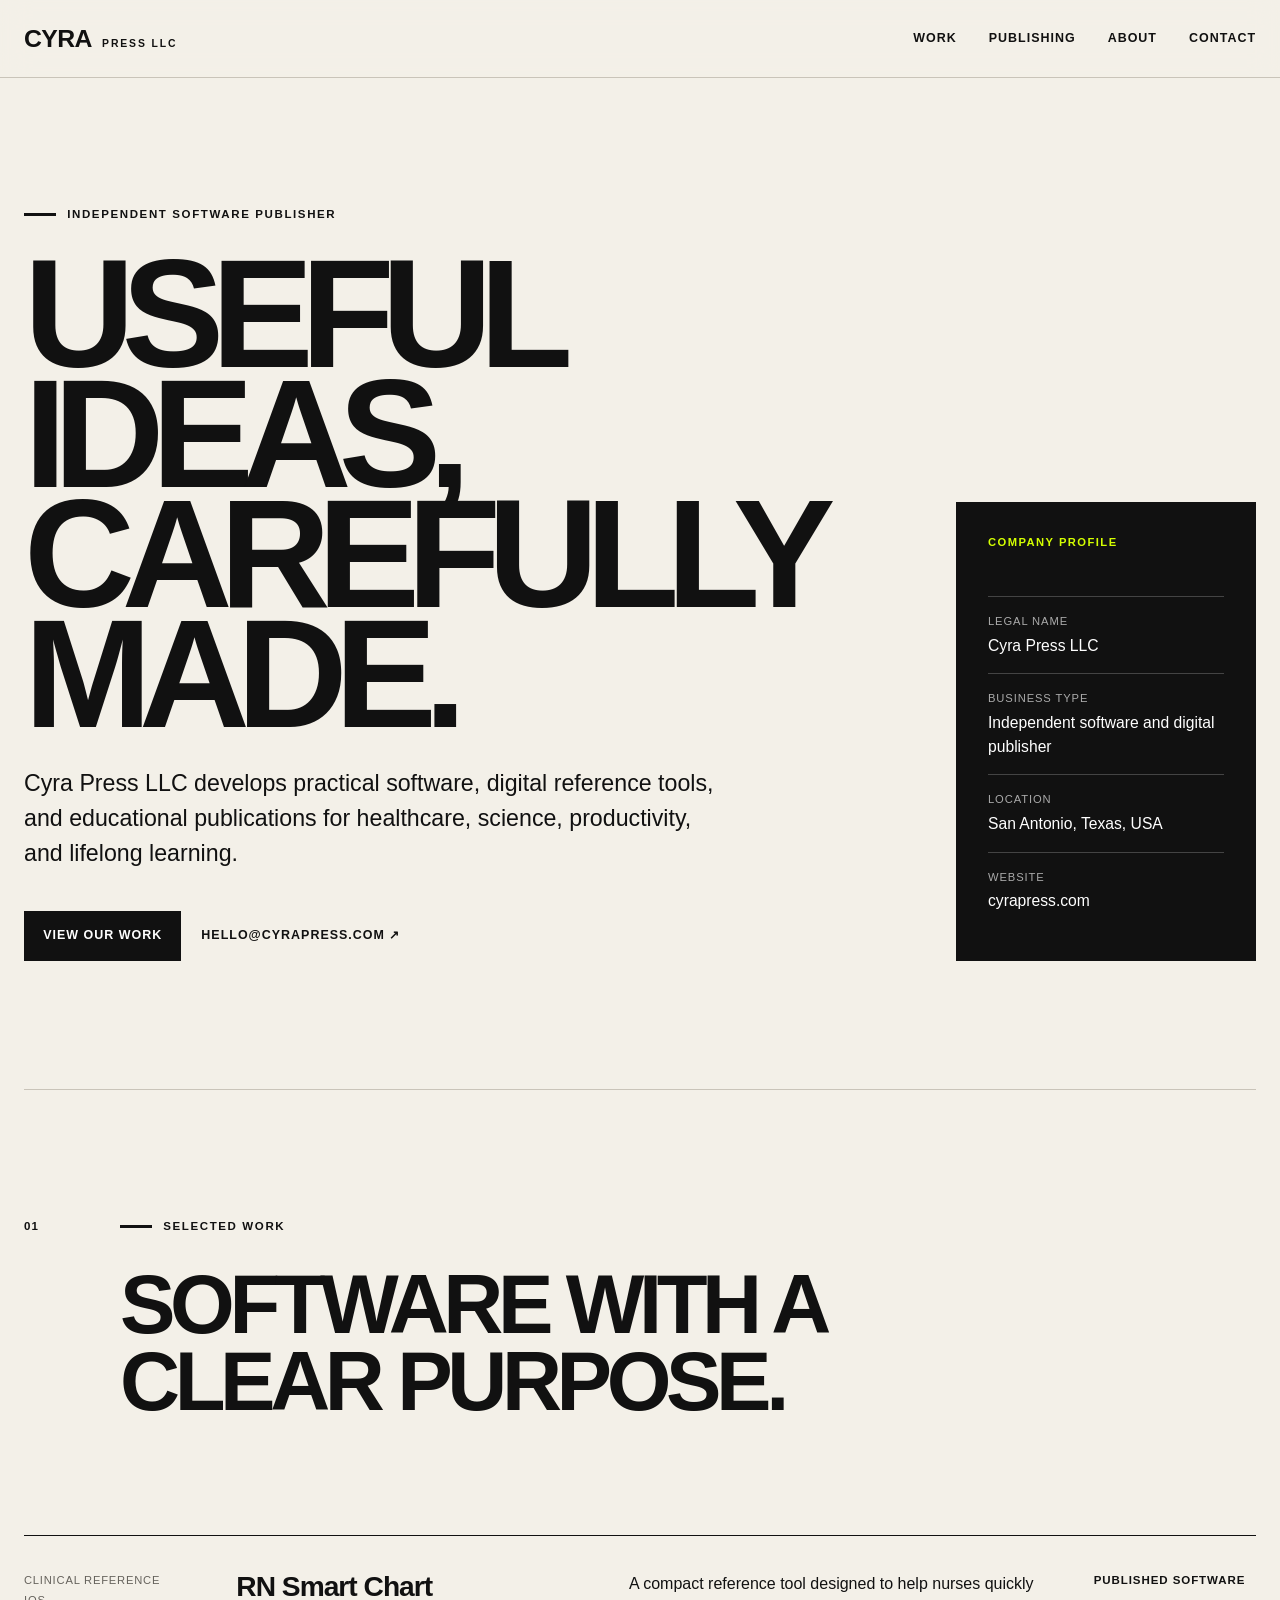
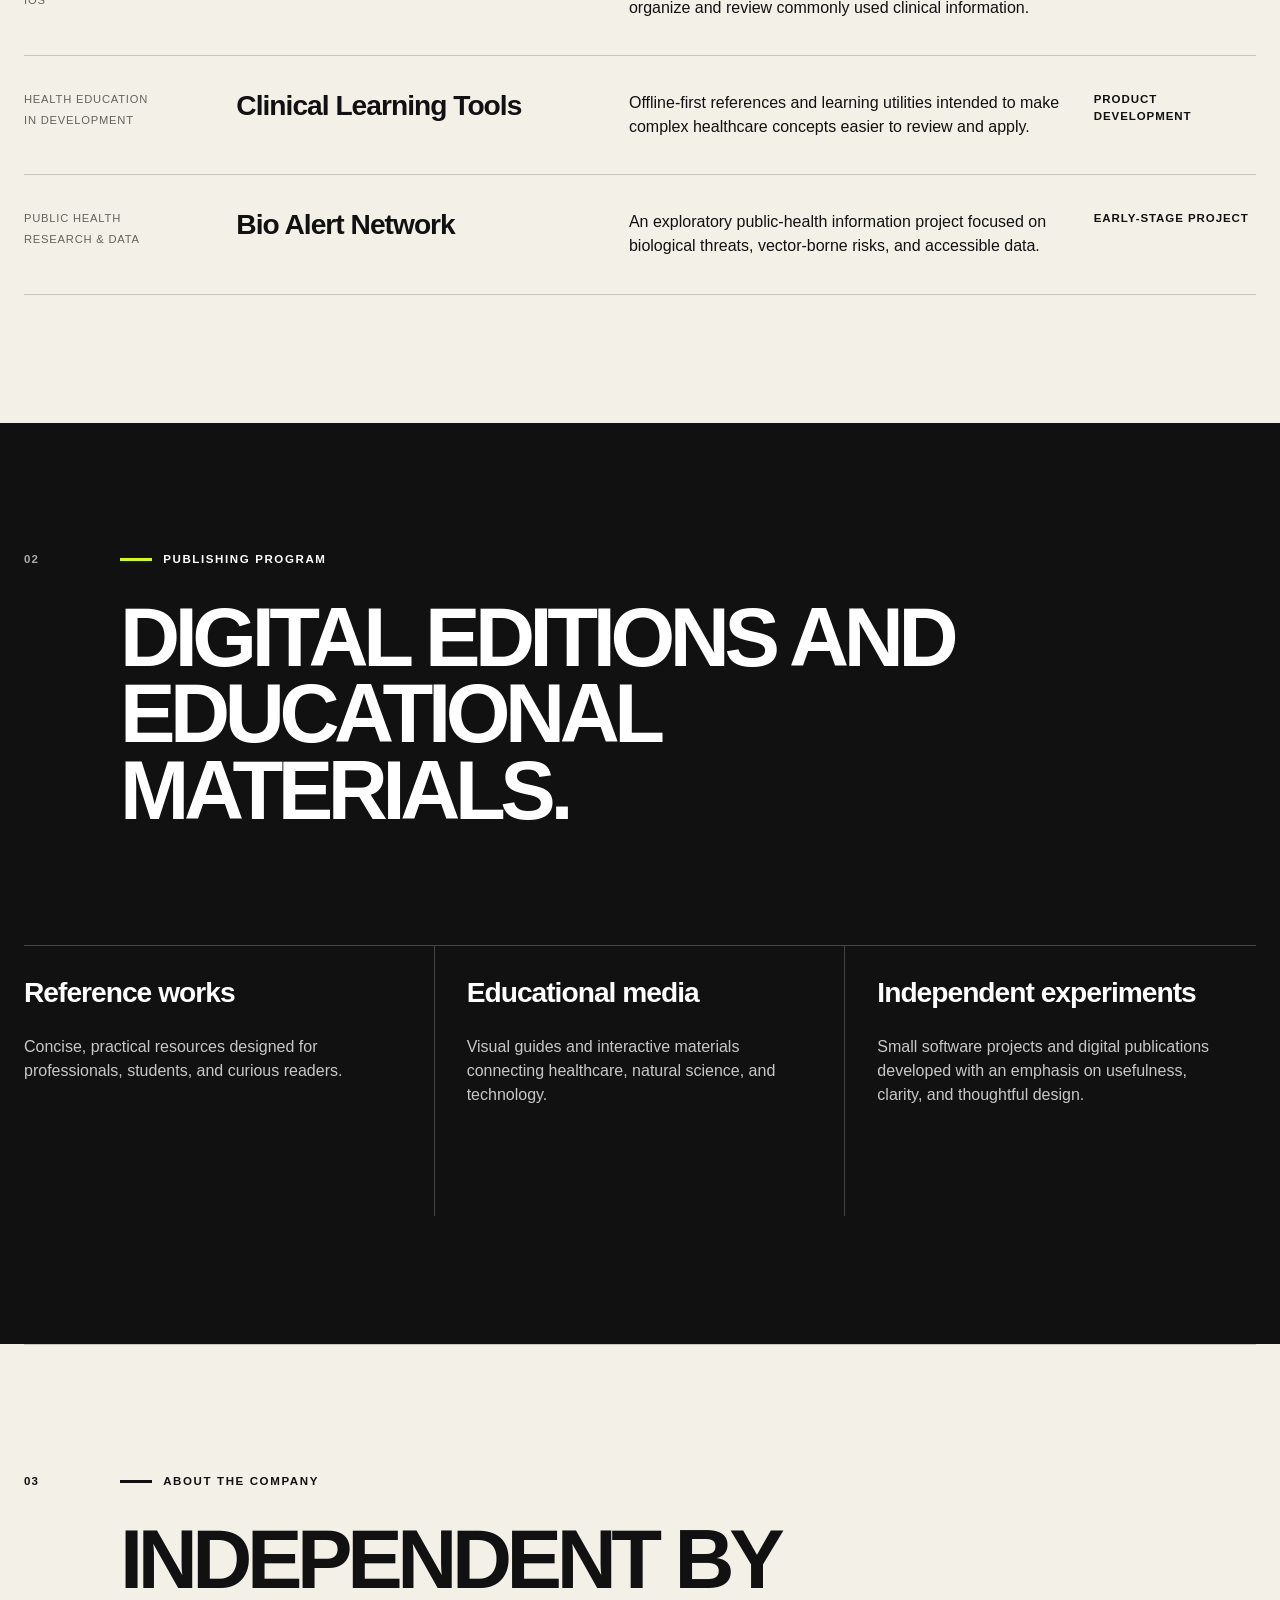
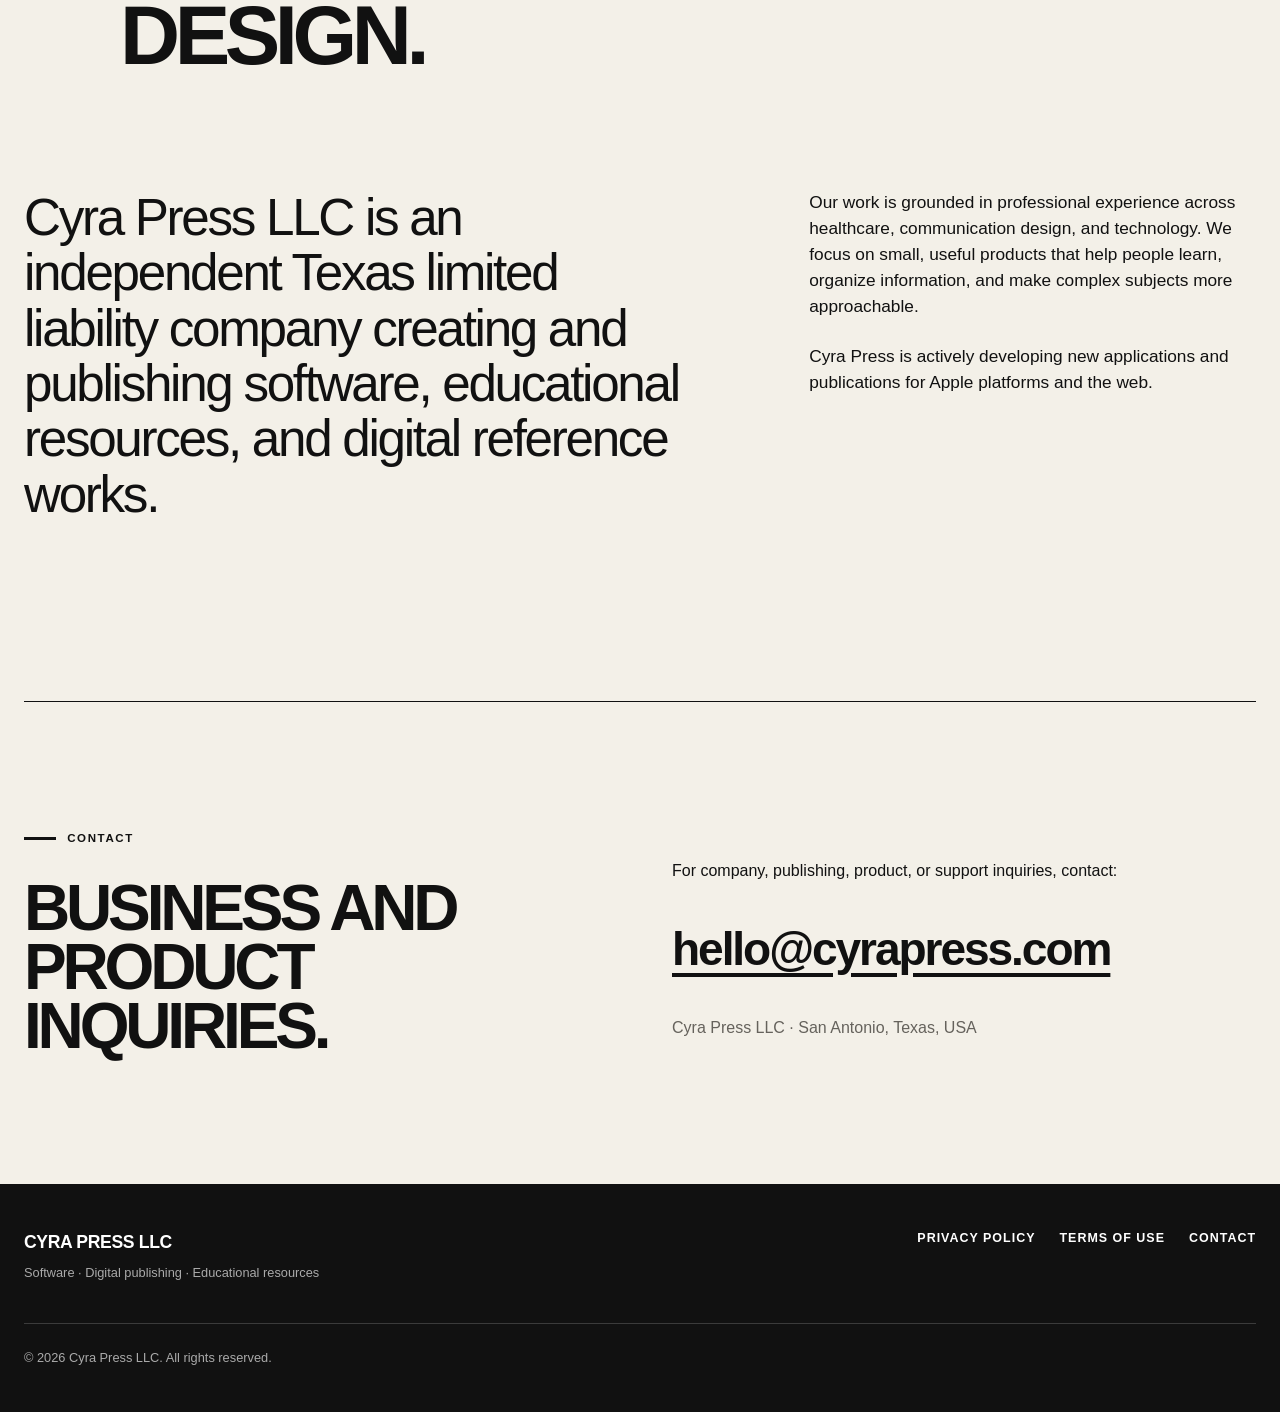
<file: index.html>
<!doctype html>
<html lang="en">
<head>
  <meta charset="utf-8">
  <meta name="viewport" content="width=device-width, initial-scale=1">
  <meta name="description" content="Cyra Press LLC is a Texas-based independent software publisher creating practical digital tools and educational resources for healthcare, science, and lifelong learning.">
  <meta name="theme-color" content="#f3f0e8">
  <meta property="og:title" content="Cyra Press LLC">
  <meta property="og:description" content="Independent software and digital publishing studio based in Texas.">
  <meta property="og:type" content="website">
  <meta property="og:url" content="https://cyrapress.com/">
  <title>Cyra Press LLC | Software & Digital Publishing</title>
  <link rel="canonical" href="https://cyrapress.com/">
  <link rel="stylesheet" href="style.css">
  <script src="script.js" defer></script>
</head>
<body>
  <a class="skip-link" href="#main">Skip to content</a>

  <header class="site-header">
    <a class="wordmark" href="#home" aria-label="Cyra Press home">
      <span>CYRA</span>
      <small>PRESS LLC</small>
    </a>

    <button class="menu-toggle" type="button" aria-expanded="false" aria-controls="primary-nav">
      <span class="sr-only">Open navigation</span>
      <span></span><span></span>
    </button>

    <nav id="primary-nav" class="site-nav" aria-label="Primary navigation">
      <a href="#work">Work</a>
      <a href="#publishing">Publishing</a>
      <a href="#about">About</a>
      <a href="#contact">Contact</a>
    </nav>
  </header>

  <main id="main">
    <section id="home" class="hero section">
      <div class="eyebrow"><span></span> Independent software publisher</div>
      <div class="hero-grid">
        <div>
          <h1>Useful ideas,<br>carefully made.</h1>
          <p class="hero-copy">
            Cyra Press LLC develops practical software, digital reference tools,
            and educational publications for healthcare, science, productivity,
            and lifelong learning.
          </p>
          <div class="hero-actions">
            <a class="button primary" href="#work">View our work</a>
            <a class="button text-button" href="mailto:hello@cyrapress.com">hello@cyrapress.com ↗</a>
          </div>
        </div>

        <aside class="identity-card" aria-label="Company information">
          <p class="card-kicker">Company profile</p>
          <dl>
            <div><dt>Legal name</dt><dd>Cyra Press LLC</dd></div>
            <div><dt>Business type</dt><dd>Independent software and digital publisher</dd></div>
            <div><dt>Location</dt><dd>San Antonio, Texas, USA</dd></div>
            <div><dt>Website</dt><dd>cyrapress.com</dd></div>
          </dl>
        </aside>
      </div>
    </section>

    <section id="work" class="section ruled">
      <div class="section-heading">
        <p class="section-number">01</p>
        <div>
          <p class="eyebrow"><span></span> Selected work</p>
          <h2>Software with a clear purpose.</h2>
        </div>
      </div>

      <div class="project-list">
        <article class="project">
          <div class="project-meta"><span>Clinical reference</span><span>iOS</span></div>
          <h3>RN Smart Chart</h3>
          <p>
            A compact reference tool designed to help nurses quickly organize
            and review commonly used clinical information.
          </p>
          <p class="status">Published software</p>
        </article>

        <article class="project">
          <div class="project-meta"><span>Health education</span><span>In development</span></div>
          <h3>Clinical Learning Tools</h3>
          <p>
            Offline-first references and learning utilities intended to make
            complex healthcare concepts easier to review and apply.
          </p>
          <p class="status">Product development</p>
        </article>

        <article class="project">
          <div class="project-meta"><span>Public health</span><span>Research & data</span></div>
          <h3>Bio Alert Network</h3>
          <p>
            An exploratory public-health information project focused on
            biological threats, vector-borne risks, and accessible data.
          </p>
          <p class="status">Early-stage project</p>
        </article>
      </div>
    </section>

    <section id="publishing" class="section dark-section">
      <div class="section-heading">
        <p class="section-number">02</p>
        <div>
          <p class="eyebrow light"><span></span> Publishing program</p>
          <h2>Digital editions and educational materials.</h2>
        </div>
      </div>

      <div class="publishing-grid">
        <div>
          <h3>Reference works</h3>
          <p>
            Concise, practical resources designed for professionals, students,
            and curious readers.
          </p>
        </div>
        <div>
          <h3>Educational media</h3>
          <p>
            Visual guides and interactive materials connecting healthcare,
            natural science, and technology.
          </p>
        </div>
        <div>
          <h3>Independent experiments</h3>
          <p>
            Small software projects and digital publications developed with an
            emphasis on usefulness, clarity, and thoughtful design.
          </p>
        </div>
      </div>
    </section>

    <section id="about" class="section ruled">
      <div class="section-heading">
        <p class="section-number">03</p>
        <div>
          <p class="eyebrow"><span></span> About the company</p>
          <h2>Independent by design.</h2>
        </div>
      </div>

      <div class="about-grid">
        <p class="large-copy">
          Cyra Press LLC is an independent Texas limited liability company
          creating and publishing software, educational resources, and digital
          reference works.
        </p>
        <div class="body-copy">
          <p>
            Our work is grounded in professional experience across healthcare,
            communication design, and technology. We focus on small, useful
            products that help people learn, organize information, and make
            complex subjects more approachable.
          </p>
          <p>
            Cyra Press is actively developing new applications and publications
            for Apple platforms and the web.
          </p>
        </div>
      </div>
    </section>

    <section id="contact" class="section contact-section">
      <div>
        <p class="eyebrow"><span></span> Contact</p>
        <h2>Business and product inquiries.</h2>
      </div>
      <div class="contact-details">
        <p>
          For company, publishing, product, or support inquiries, contact:
        </p>
        <a class="email-link" href="mailto:hello@cyrapress.com">hello@cyrapress.com</a>
        <p class="response-note">Cyra Press LLC · San Antonio, Texas, USA</p>
      </div>
    </section>
  </main>

  <footer class="site-footer">
    <div>
      <strong>CYRA PRESS LLC</strong>
      <p>Software · Digital publishing · Educational resources</p>
    </div>
    <nav aria-label="Legal">
      <a href="privacy.html">Privacy Policy</a>
      <a href="terms.html">Terms of Use</a>
      <a href="mailto:hello@cyrapress.com">Contact</a>
    </nav>
    <p class="copyright">© <span id="year">2026</span> Cyra Press LLC. All rights reserved.</p>
  </footer>
</body>
</html>
</file>
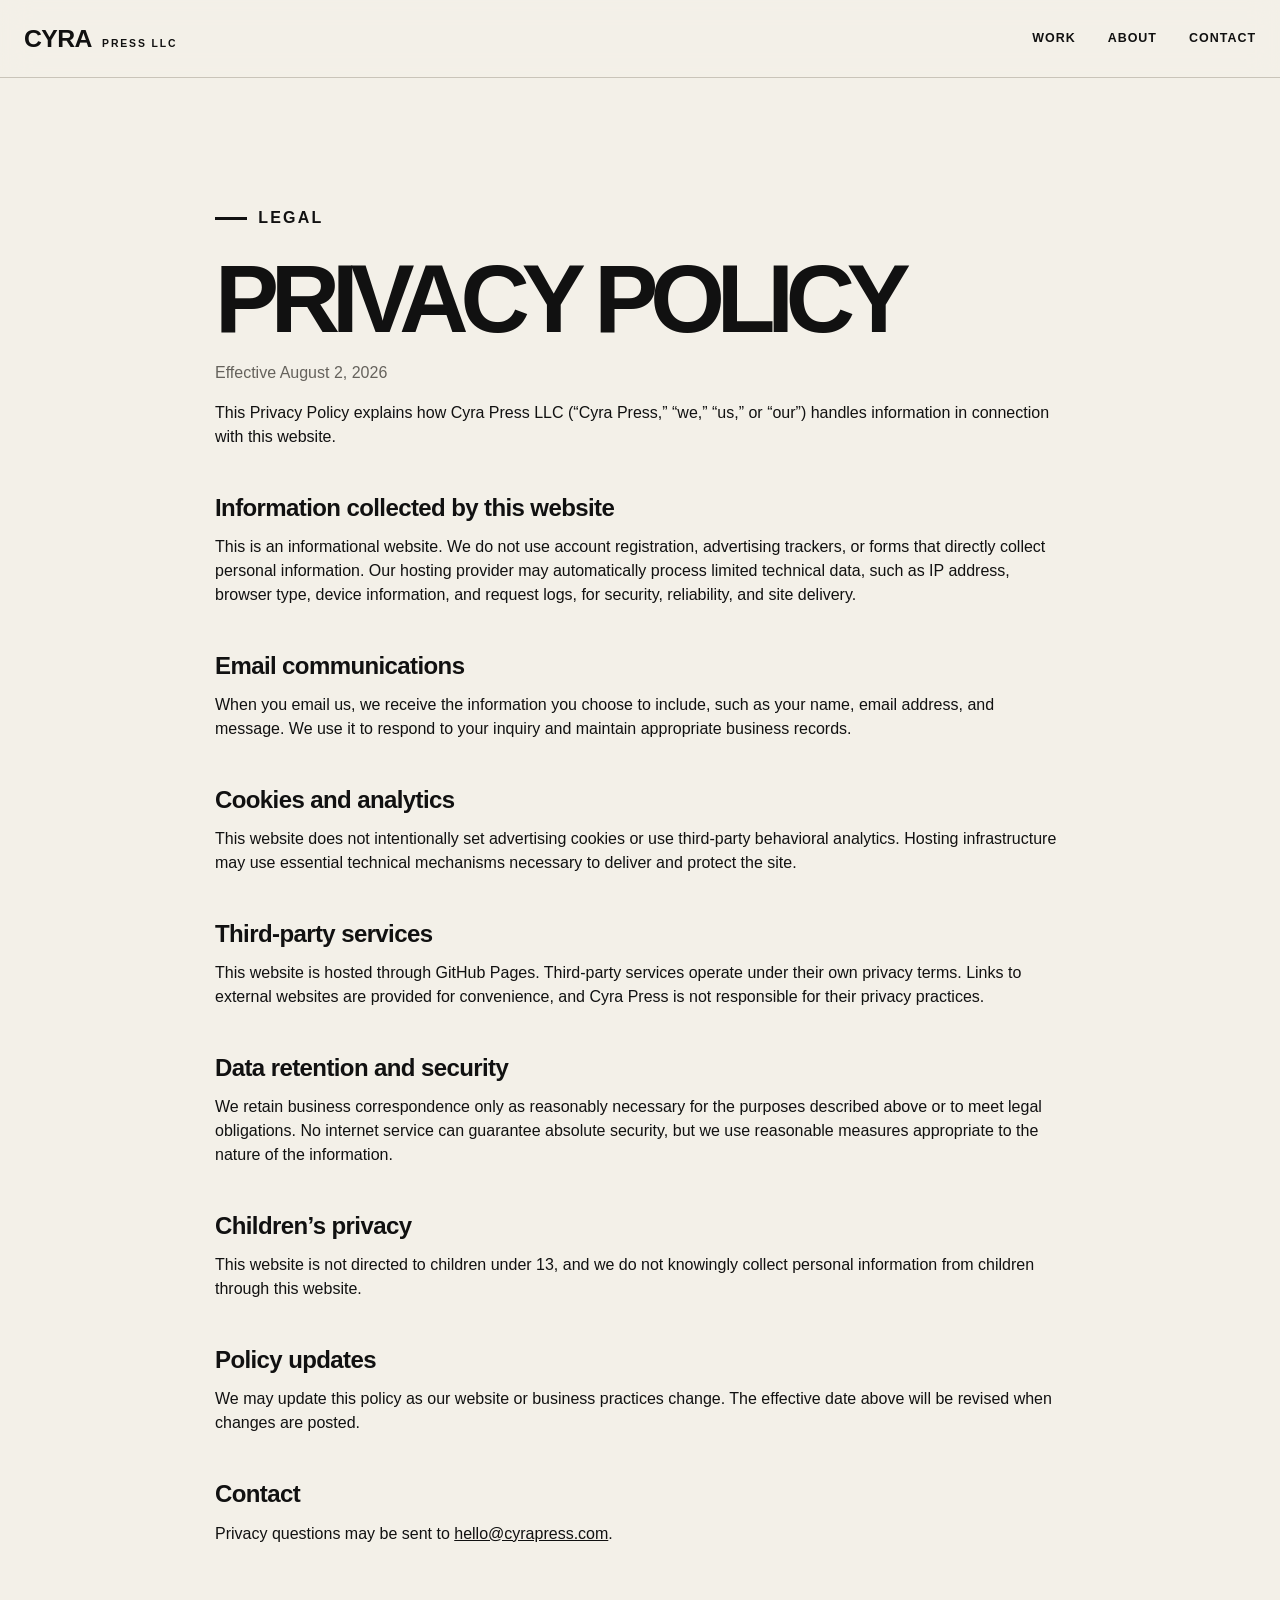
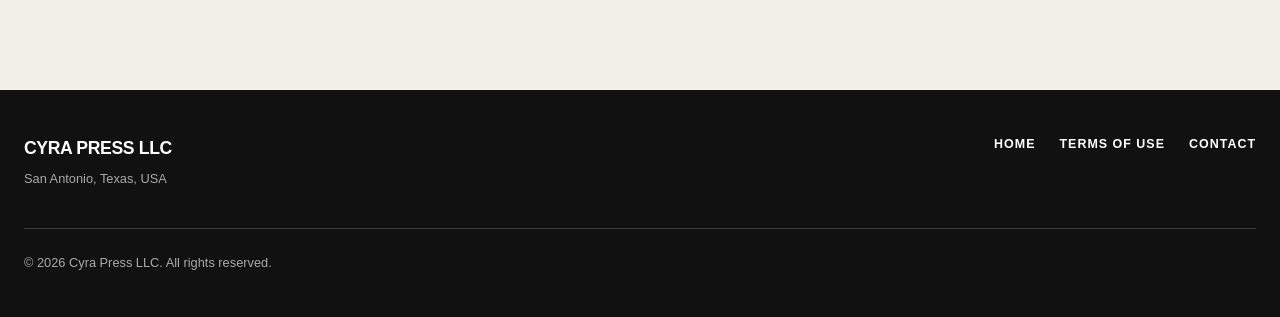
<file: privacy.html>
<!doctype html>
<html lang="en">
<head>
  <meta charset="utf-8">
  <meta name="viewport" content="width=device-width, initial-scale=1">
  <meta name="description" content="Privacy Policy for the Cyra Press LLC website.">
  <title>Privacy Policy | Cyra Press LLC</title>
  <link rel="canonical" href="https://cyrapress.com/privacy.html">
  <link rel="stylesheet" href="style.css">
</head>
<body>
  <header class="site-header">
    <a class="wordmark" href="index.html"><span>CYRA</span><small>PRESS LLC</small></a>
    <nav class="site-nav" aria-label="Primary navigation">
      <a href="index.html#work">Work</a>
      <a href="index.html#about">About</a>
      <a href="index.html#contact">Contact</a>
    </nav>
  </header>

  <main class="legal-main">
    <p class="eyebrow"><span></span> Legal</p>
    <h1>Privacy Policy</h1>
    <p class="legal-meta">Effective August 2, 2026</p>

    <p>
      This Privacy Policy explains how Cyra Press LLC (“Cyra Press,” “we,” “us,”
      or “our”) handles information in connection with this website.
    </p>

    <h2>Information collected by this website</h2>
    <p>
      This is an informational website. We do not use account registration,
      advertising trackers, or forms that directly collect personal information.
      Our hosting provider may automatically process limited technical data, such
      as IP address, browser type, device information, and request logs, for
      security, reliability, and site delivery.
    </p>

    <h2>Email communications</h2>
    <p>
      When you email us, we receive the information you choose to include, such
      as your name, email address, and message. We use it to respond to your
      inquiry and maintain appropriate business records.
    </p>

    <h2>Cookies and analytics</h2>
    <p>
      This website does not intentionally set advertising cookies or use
      third-party behavioral analytics. Hosting infrastructure may use essential
      technical mechanisms necessary to deliver and protect the site.
    </p>

    <h2>Third-party services</h2>
    <p>
      This website is hosted through GitHub Pages. Third-party services operate
      under their own privacy terms. Links to external websites are provided for
      convenience, and Cyra Press is not responsible for their privacy practices.
    </p>

    <h2>Data retention and security</h2>
    <p>
      We retain business correspondence only as reasonably necessary for the
      purposes described above or to meet legal obligations. No internet service
      can guarantee absolute security, but we use reasonable measures appropriate
      to the nature of the information.
    </p>

    <h2>Children’s privacy</h2>
    <p>
      This website is not directed to children under 13, and we do not knowingly
      collect personal information from children through this website.
    </p>

    <h2>Policy updates</h2>
    <p>
      We may update this policy as our website or business practices change. The
      effective date above will be revised when changes are posted.
    </p>

    <h2>Contact</h2>
    <p>
      Privacy questions may be sent to
      <a href="mailto:hello@cyrapress.com">hello@cyrapress.com</a>.
    </p>
  </main>

  <footer class="site-footer">
    <div><strong>CYRA PRESS LLC</strong><p>San Antonio, Texas, USA</p></div>
    <nav aria-label="Legal">
      <a href="index.html">Home</a>
      <a href="terms.html">Terms of Use</a>
      <a href="mailto:hello@cyrapress.com">Contact</a>
    </nav>
    <p class="copyright">© 2026 Cyra Press LLC. All rights reserved.</p>
  </footer>
</body>
</html>
</file>
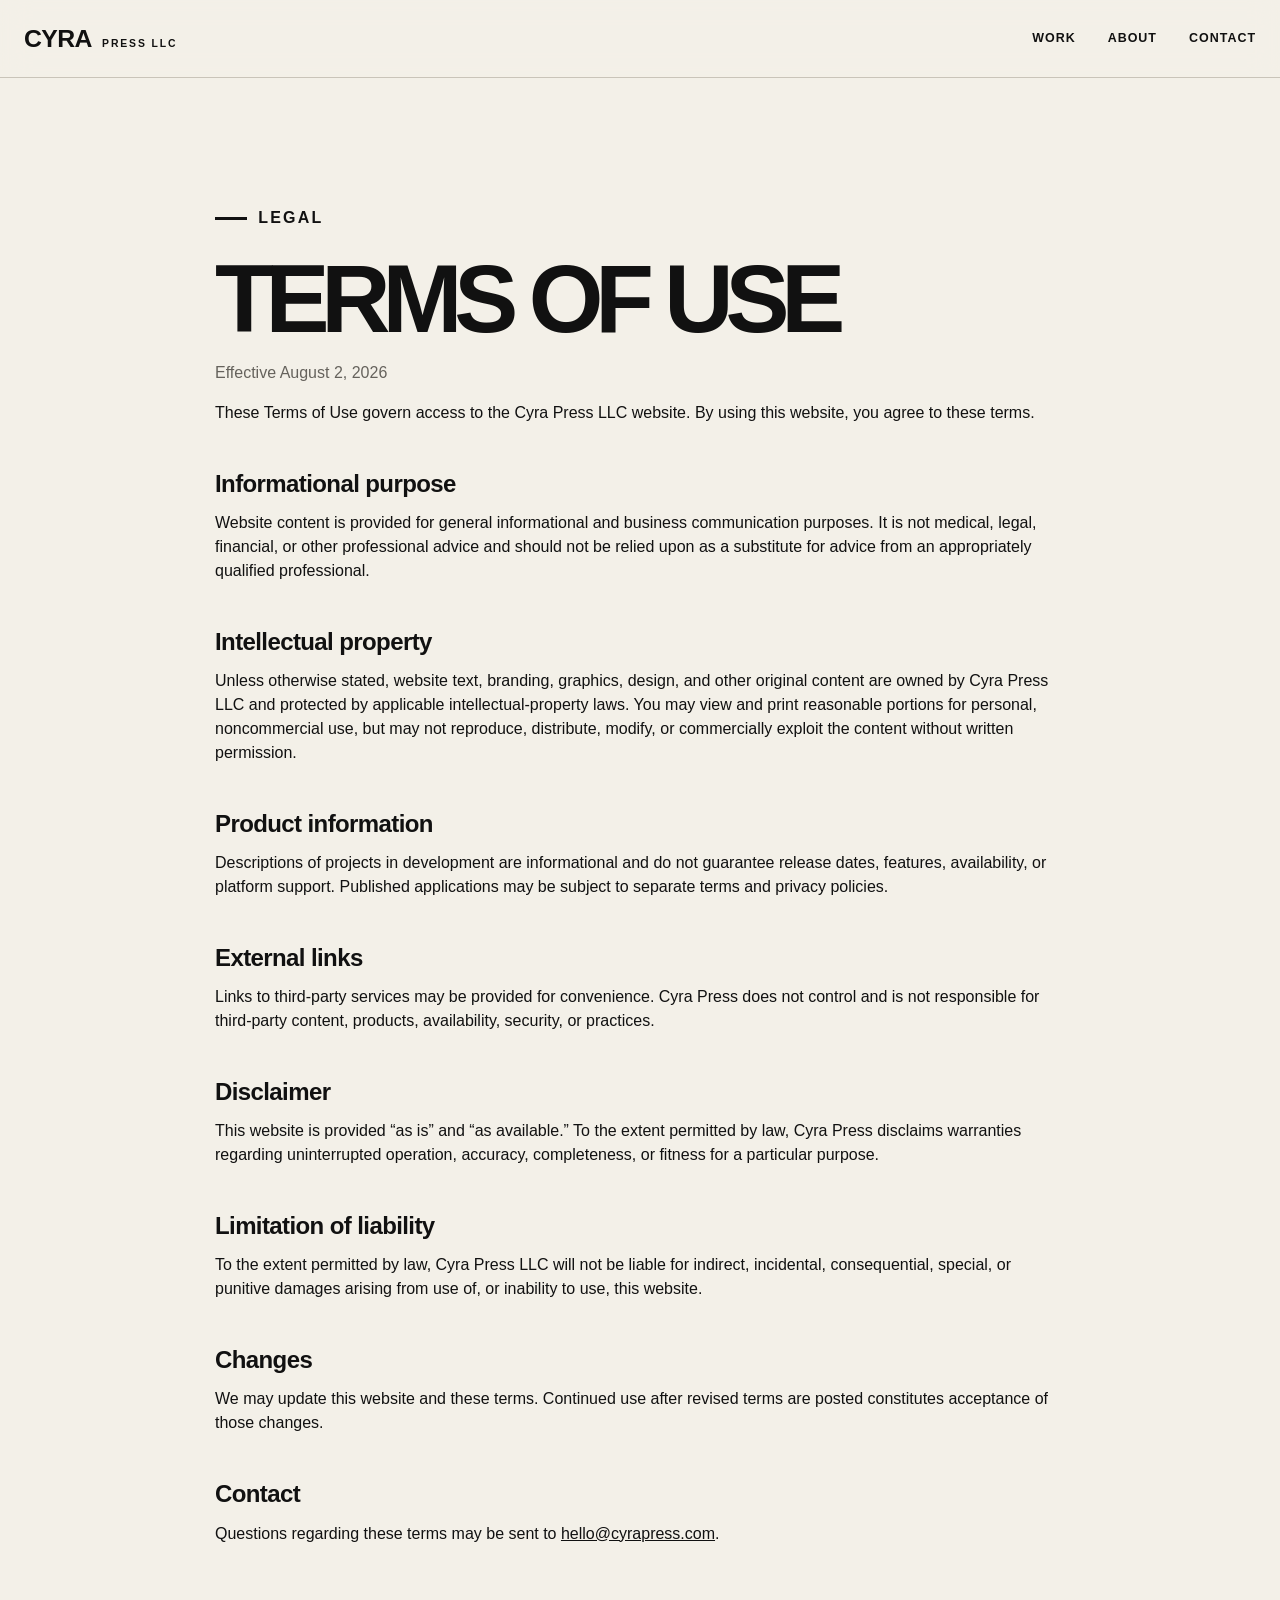
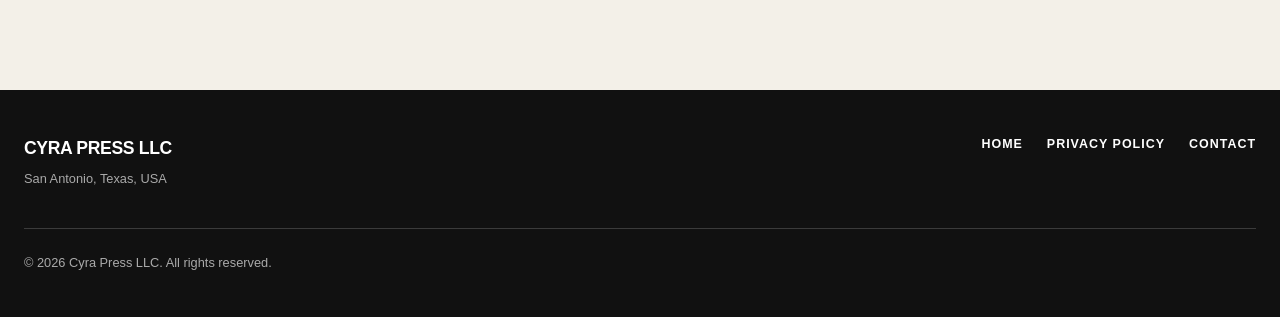
<file: terms.html>
<!doctype html>
<html lang="en">
<head>
  <meta charset="utf-8">
  <meta name="viewport" content="width=device-width, initial-scale=1">
  <meta name="description" content="Terms of Use for the Cyra Press LLC website.">
  <title>Terms of Use | Cyra Press LLC</title>
  <link rel="canonical" href="https://cyrapress.com/terms.html">
  <link rel="stylesheet" href="style.css">
</head>
<body>
  <header class="site-header">
    <a class="wordmark" href="index.html"><span>CYRA</span><small>PRESS LLC</small></a>
    <nav class="site-nav" aria-label="Primary navigation">
      <a href="index.html#work">Work</a>
      <a href="index.html#about">About</a>
      <a href="index.html#contact">Contact</a>
    </nav>
  </header>

  <main class="legal-main">
    <p class="eyebrow"><span></span> Legal</p>
    <h1>Terms of Use</h1>
    <p class="legal-meta">Effective August 2, 2026</p>

    <p>
      These Terms of Use govern access to the Cyra Press LLC website. By using
      this website, you agree to these terms.
    </p>

    <h2>Informational purpose</h2>
    <p>
      Website content is provided for general informational and business
      communication purposes. It is not medical, legal, financial, or other
      professional advice and should not be relied upon as a substitute for
      advice from an appropriately qualified professional.
    </p>

    <h2>Intellectual property</h2>
    <p>
      Unless otherwise stated, website text, branding, graphics, design, and
      other original content are owned by Cyra Press LLC and protected by
      applicable intellectual-property laws. You may view and print reasonable
      portions for personal, noncommercial use, but may not reproduce,
      distribute, modify, or commercially exploit the content without written
      permission.
    </p>

    <h2>Product information</h2>
    <p>
      Descriptions of projects in development are informational and do not
      guarantee release dates, features, availability, or platform support.
      Published applications may be subject to separate terms and privacy
      policies.
    </p>

    <h2>External links</h2>
    <p>
      Links to third-party services may be provided for convenience. Cyra Press
      does not control and is not responsible for third-party content, products,
      availability, security, or practices.
    </p>

    <h2>Disclaimer</h2>
    <p>
      This website is provided “as is” and “as available.” To the extent
      permitted by law, Cyra Press disclaims warranties regarding uninterrupted
      operation, accuracy, completeness, or fitness for a particular purpose.
    </p>

    <h2>Limitation of liability</h2>
    <p>
      To the extent permitted by law, Cyra Press LLC will not be liable for
      indirect, incidental, consequential, special, or punitive damages arising
      from use of, or inability to use, this website.
    </p>

    <h2>Changes</h2>
    <p>
      We may update this website and these terms. Continued use after revised
      terms are posted constitutes acceptance of those changes.
    </p>

    <h2>Contact</h2>
    <p>
      Questions regarding these terms may be sent to
      <a href="mailto:hello@cyrapress.com">hello@cyrapress.com</a>.
    </p>
  </main>

  <footer class="site-footer">
    <div><strong>CYRA PRESS LLC</strong><p>San Antonio, Texas, USA</p></div>
    <nav aria-label="Legal">
      <a href="index.html">Home</a>
      <a href="privacy.html">Privacy Policy</a>
      <a href="mailto:hello@cyrapress.com">Contact</a>
    </nav>
    <p class="copyright">© 2026 Cyra Press LLC. All rights reserved.</p>
  </footer>
</body>
</html>
</file>
<file: style.css>
:root {
  --paper: #f3f0e8;
  --ink: #111111;
  --muted: #65625c;
  --line: #c9c4b9;
  --accent: #d4ff00;
  --white: #ffffff;
  --max: 1280px;
}

* { box-sizing: border-box; }

html {
  scroll-behavior: smooth;
  scroll-padding-top: 90px;
}

body {
  margin: 0;
  background: var(--paper);
  color: var(--ink);
  font-family: Arial, Helvetica, sans-serif;
  line-height: 1.5;
  -webkit-font-smoothing: antialiased;
}

a { color: inherit; }
button, a { -webkit-tap-highlight-color: transparent; }

.skip-link {
  position: fixed;
  top: 10px;
  left: 10px;
  z-index: 100;
  padding: .75rem 1rem;
  background: var(--ink);
  color: var(--white);
  transform: translateY(-150%);
}
.skip-link:focus { transform: translateY(0); }

.sr-only {
  position: absolute;
  width: 1px;
  height: 1px;
  padding: 0;
  margin: -1px;
  overflow: hidden;
  clip: rect(0, 0, 0, 0);
  white-space: nowrap;
  border: 0;
}

.site-header {
  position: sticky;
  top: 0;
  z-index: 20;
  display: flex;
  align-items: center;
  justify-content: space-between;
  min-height: 78px;
  padding: 0 max(24px, calc((100vw - var(--max)) / 2));
  border-bottom: 1px solid var(--line);
  background: color-mix(in srgb, var(--paper) 92%, transparent);
  backdrop-filter: blur(14px);
}

.wordmark {
  display: flex;
  align-items: baseline;
  gap: .65rem;
  text-decoration: none;
  font-weight: 900;
  letter-spacing: -.04em;
}
.wordmark span { font-size: 1.55rem; }
.wordmark small {
  font-size: .65rem;
  letter-spacing: .18em;
}

.site-nav {
  display: flex;
  align-items: center;
  gap: 2rem;
}
.site-nav a,
.site-footer a {
  font-size: .78rem;
  font-weight: 700;
  letter-spacing: .08em;
  text-decoration: none;
  text-transform: uppercase;
}
.site-nav a:hover,
.site-nav a:focus-visible,
.site-footer a:hover,
.site-footer a:focus-visible { text-decoration: underline; text-underline-offset: 5px; }

.menu-toggle {
  display: none;
  border: 0;
  background: transparent;
}

.section {
  width: min(var(--max), calc(100% - 48px));
  margin: 0 auto;
  padding: clamp(72px, 10vw, 150px) 0;
}

.hero {
  min-height: calc(100vh - 78px);
  display: flex;
  flex-direction: column;
  justify-content: center;
}

.eyebrow {
  display: flex;
  align-items: center;
  gap: .7rem;
  margin: 0 0 2rem;
  font-size: .72rem;
  font-weight: 700;
  letter-spacing: .14em;
  text-transform: uppercase;
}
.eyebrow span {
  display: inline-block;
  width: 32px;
  height: 3px;
  background: var(--ink);
}
.eyebrow.light span { background: var(--accent); }

.hero-grid {
  display: grid;
  grid-template-columns: minmax(0, 1.6fr) minmax(300px, .55fr);
  gap: clamp(50px, 8vw, 130px);
  align-items: end;
}

h1, h2, h3, p { margin-top: 0; }

h1 {
  max-width: 900px;
  margin-bottom: 2rem;
  font-size: clamp(4.7rem, 12vw, 10rem);
  line-height: .78;
  letter-spacing: -.085em;
  text-transform: uppercase;
}

h2 {
  max-width: 850px;
  margin-bottom: 0;
  font-size: clamp(2.8rem, 6.5vw, 6rem);
  line-height: .92;
  letter-spacing: -.065em;
  text-transform: uppercase;
}

h3 {
  font-size: clamp(1.35rem, 2.2vw, 2rem);
  line-height: 1.05;
  letter-spacing: -.035em;
}

.hero-copy {
  max-width: 700px;
  font-size: clamp(1.1rem, 2vw, 1.45rem);
}

.hero-actions {
  display: flex;
  flex-wrap: wrap;
  align-items: center;
  gap: 1.25rem;
  margin-top: 2.5rem;
}

.button {
  display: inline-flex;
  min-height: 50px;
  align-items: center;
  justify-content: center;
  padding: .9rem 1.2rem;
  font-size: .78rem;
  font-weight: 800;
  letter-spacing: .08em;
  text-decoration: none;
  text-transform: uppercase;
}
.button.primary {
  background: var(--ink);
  color: var(--white);
}
.button.primary:hover,
.button.primary:focus-visible {
  background: var(--accent);
  color: var(--ink);
}
.text-button { padding-inline: 0; }
.text-button:hover { text-decoration: underline; text-underline-offset: 5px; }

.identity-card {
  background: var(--ink);
  color: var(--white);
  padding: 2rem;
}
.card-kicker {
  margin-bottom: 2.8rem;
  color: var(--accent);
  font-size: .7rem;
  font-weight: 800;
  letter-spacing: .13em;
  text-transform: uppercase;
}
.identity-card dl { margin: 0; }
.identity-card dl div {
  padding: 1rem 0;
  border-top: 1px solid #444;
}
.identity-card dt {
  color: #aaa;
  font-size: .7rem;
  letter-spacing: .08em;
  text-transform: uppercase;
}
.identity-card dd {
  margin: .25rem 0 0;
  font-size: .98rem;
}

.ruled { border-top: 1px solid var(--line); }

.section-heading {
  display: grid;
  grid-template-columns: 80px 1fr;
  gap: 1rem;
  margin-bottom: clamp(60px, 9vw, 120px);
}
.section-number {
  font-size: .72rem;
  font-weight: 800;
  letter-spacing: .1em;
}

.project-list {
  border-top: 1px solid var(--ink);
}
.project {
  display: grid;
  grid-template-columns: minmax(170px, .5fr) 1fr 1.2fr minmax(120px, .45fr);
  gap: 2rem;
  align-items: start;
  padding: 2.2rem 0;
  border-bottom: 1px solid var(--line);
}
.project-meta {
  display: flex;
  flex-direction: column;
  gap: .25rem;
  color: var(--muted);
  font-size: .7rem;
  letter-spacing: .07em;
  text-transform: uppercase;
}
.project h3, .project p { margin-bottom: 0; }
.project .status {
  font-size: .72rem;
  font-weight: 800;
  letter-spacing: .08em;
  text-transform: uppercase;
}

.dark-section {
  width: 100%;
  max-width: none;
  padding-inline: max(24px, calc((100vw - var(--max)) / 2));
  background: var(--ink);
  color: var(--white);
}
.dark-section .section-number { color: #aaa; }

.publishing-grid {
  display: grid;
  grid-template-columns: repeat(3, 1fr);
  border-top: 1px solid #444;
}
.publishing-grid > div {
  min-height: 270px;
  padding: 2rem 2rem 2rem 0;
  border-right: 1px solid #444;
}
.publishing-grid > div + div { padding-left: 2rem; }
.publishing-grid > div:last-child { border-right: 0; }
.publishing-grid p { color: #c8c8c8; }

.about-grid {
  display: grid;
  grid-template-columns: 1.2fr .8fr;
  gap: clamp(50px, 9vw, 150px);
}
.large-copy {
  font-size: clamp(1.8rem, 4vw, 3.6rem);
  line-height: 1.08;
  letter-spacing: -.045em;
}
.body-copy {
  font-size: 1.08rem;
}
.body-copy p + p { margin-top: 1.5rem; }

.contact-section {
  display: grid;
  grid-template-columns: 1fr 1fr;
  gap: 4rem;
  border-top: 1px solid var(--ink);
}
.contact-section h2 { font-size: clamp(2.6rem, 5vw, 5rem); }
.contact-details { align-self: end; }
.email-link {
  display: inline-block;
  margin: 1rem 0 2rem;
  font-size: clamp(1.6rem, 3.6vw, 3.4rem);
  font-weight: 800;
  letter-spacing: -.045em;
  text-underline-offset: 8px;
}
.response-note { color: var(--muted); }

.site-footer {
  display: grid;
  grid-template-columns: 1fr auto;
  gap: 2rem 4rem;
  padding: 45px max(24px, calc((100vw - var(--max)) / 2));
  background: var(--ink);
  color: var(--white);
}
.site-footer strong {
  font-size: 1.1rem;
  letter-spacing: -.02em;
}
.site-footer p {
  margin: .5rem 0 0;
  color: #aaa;
  font-size: .8rem;
}
.site-footer nav {
  display: flex;
  flex-wrap: wrap;
  gap: 1.5rem;
}
.site-footer .copyright {
  grid-column: 1 / -1;
  padding-top: 1.5rem;
  border-top: 1px solid #3b3b3b;
}

/* Legal pages */
.legal-main {
  width: min(850px, calc(100% - 48px));
  margin: 0 auto;
  padding: clamp(70px, 10vw, 130px) 0;
}
.legal-main h1 {
  margin-bottom: 1.5rem;
  font-size: clamp(3.3rem, 8vw, 6rem);
}
.legal-main h2 {
  margin: 3rem 0 1rem;
  font-size: 1.5rem;
  letter-spacing: -.025em;
  text-transform: none;
}
.legal-main p, .legal-main li { font-size: 1rem; }
.legal-meta { color: var(--muted); }

@media (max-width: 850px) {
  .site-header { min-height: 68px; }
  .menu-toggle {
    position: relative;
    z-index: 22;
    display: grid;
    gap: 6px;
    padding: 12px;
  }
  .menu-toggle span:not(.sr-only) {
    display: block;
    width: 26px;
    height: 2px;
    background: var(--ink);
  }
  .site-nav {
    position: fixed;
    inset: 0;
    z-index: 21;
    display: flex;
    flex-direction: column;
    align-items: flex-start;
    justify-content: center;
    gap: 1.3rem;
    padding: 15vw;
    background: var(--paper);
    transform: translateY(-105%);
    transition: transform .25s ease;
  }
  .site-nav.open { transform: translateY(0); }
  .site-nav a { font-size: 2rem; letter-spacing: -.03em; text-transform: none; }
  .menu-toggle[aria-expanded="true"] span:nth-of-type(1) { transform: translateY(4px) rotate(45deg); }
  .menu-toggle[aria-expanded="true"] span:nth-of-type(2) { transform: translateY(-4px) rotate(-45deg); }

  .hero-grid,
  .about-grid,
  .contact-section { grid-template-columns: 1fr; }
  .identity-card { max-width: 500px; }
  .project {
    grid-template-columns: 1fr;
    gap: .8rem;
  }
  .project-meta { flex-direction: row; gap: 1rem; }
  .publishing-grid { grid-template-columns: 1fr; }
  .publishing-grid > div,
  .publishing-grid > div + div {
    min-height: auto;
    padding: 2rem 0;
    border-right: 0;
    border-bottom: 1px solid #444;
  }
  .section-heading { grid-template-columns: 45px 1fr; }
  .site-footer { grid-template-columns: 1fr; }
  .site-footer .copyright { grid-column: auto; }
}

@media (max-width: 520px) {
  .section { width: min(var(--max), calc(100% - 32px)); }
  h1 { font-size: clamp(4rem, 22vw, 6rem); }
  .hero-actions { align-items: flex-start; flex-direction: column; }
  .section-heading {
    grid-template-columns: 1fr;
    gap: .5rem;
  }
  .section-number { margin-bottom: 1rem; }
  .email-link {
    font-size: 1.45rem;
    word-break: break-word;
  }
}

@media (prefers-reduced-motion: reduce) {
  html { scroll-behavior: auto; }
  *, *::before, *::after {
    animation-duration: .01ms !important;
    transition-duration: .01ms !important;
  }
}
</file>
